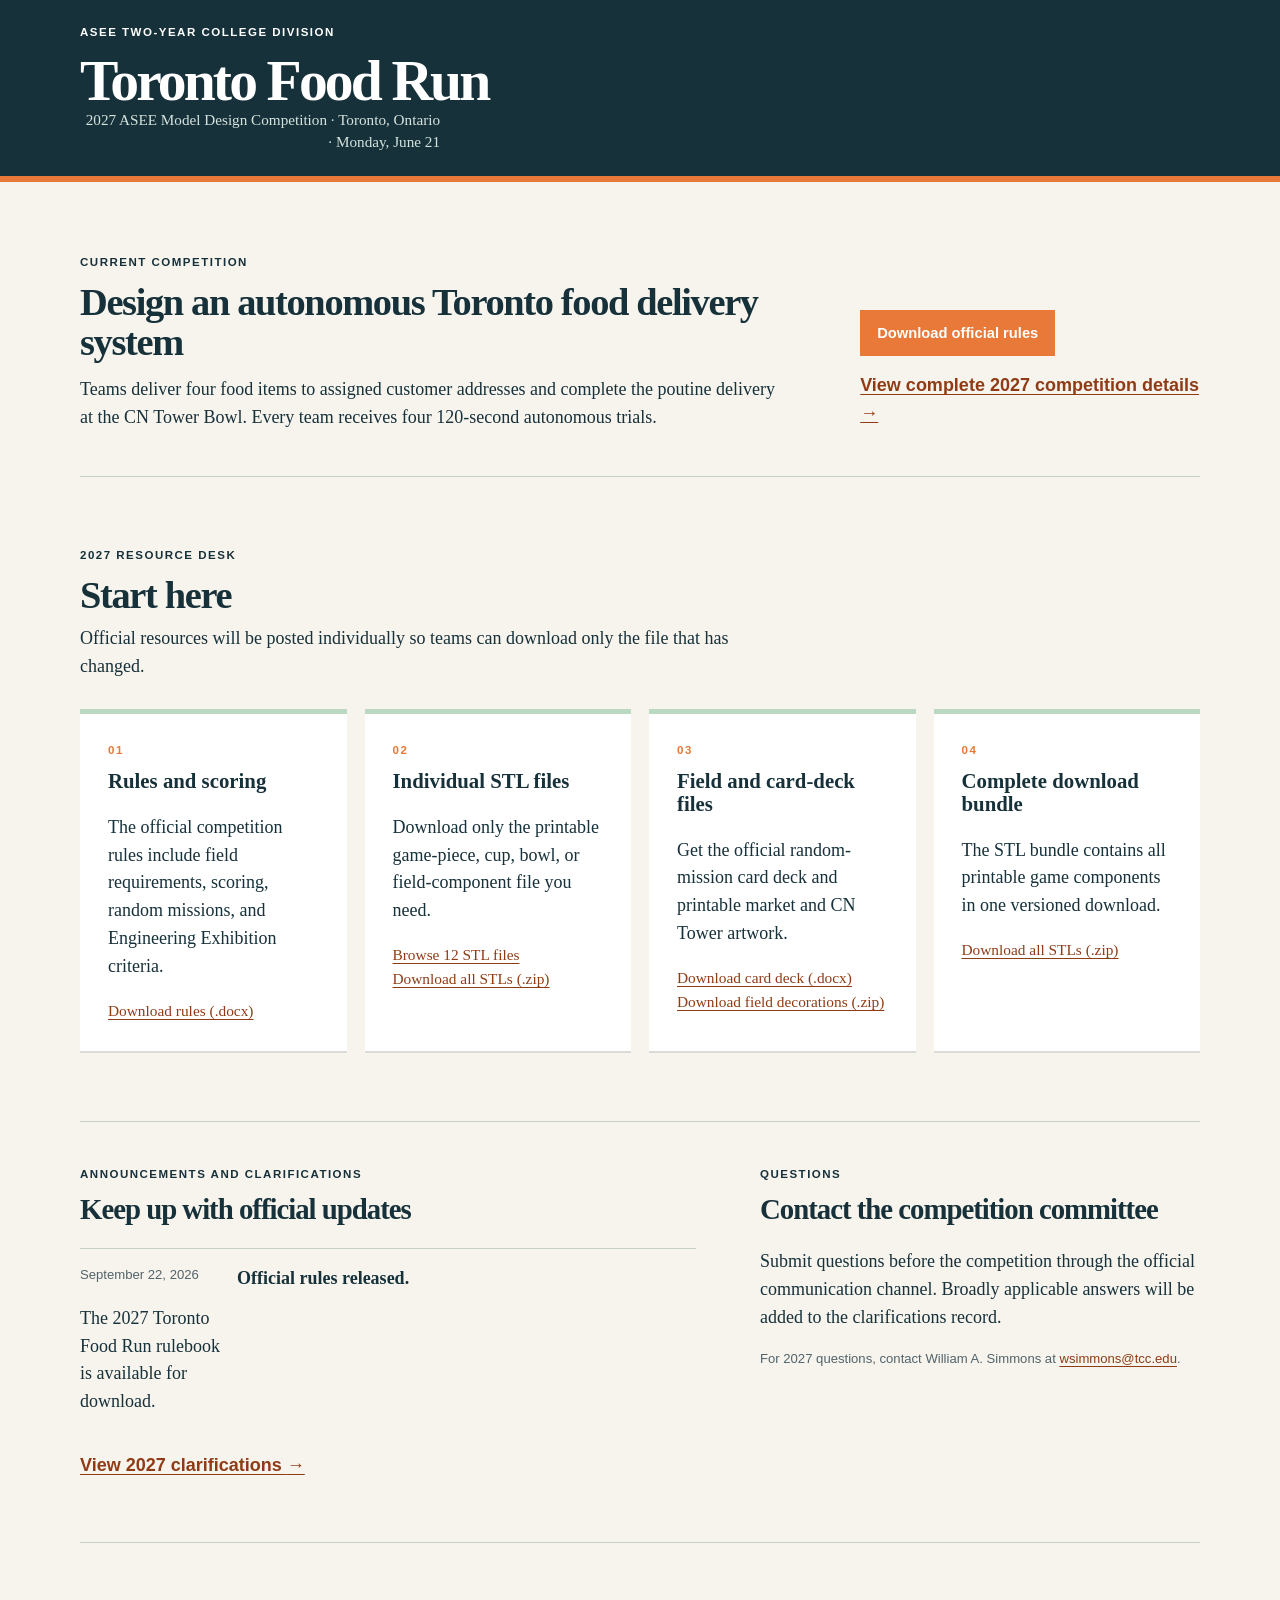
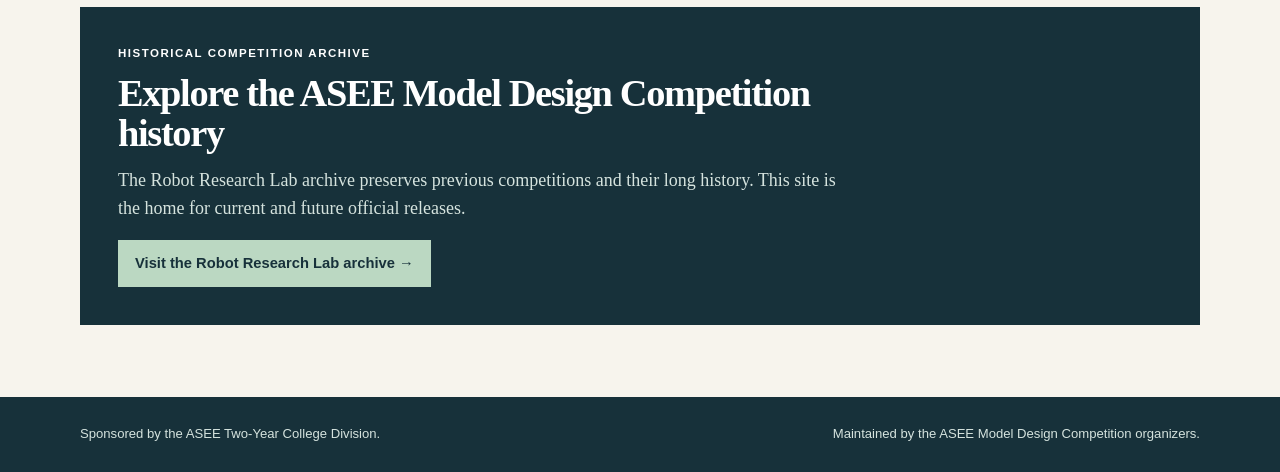
<file: index.html>
<!doctype html>
<html lang="en">
  <head>
    <meta charset="utf-8">
    <meta name="viewport" content="width=device-width, initial-scale=1">
    <meta name="description" content="Official resources for the 2027 ASEE Model Design Competition Toronto Food Run.">
    <title>2027 Toronto Food Run | ASEE Model Design Competition</title>
    <link rel="stylesheet" href="assets/styles.css">
  </head>
  <body>
    <a class="skip-link" href="#main">Skip to content</a>
    <header class="site-header">
      <div class="shell">
        <p class="eyebrow">ASEE Two-Year College Division</p>
        <h1>Toronto Food Run</h1>
        <p class="subtitle">2027 ASEE Model Design Competition · Toronto, Ontario · Monday, June 21</p>
      </div>
    </header>

    <main id="main" class="shell">
      <section class="current-hero" aria-labelledby="current-heading">
        <div>
          <p class="eyebrow">Current competition</p>
          <h2 id="current-heading">Design an autonomous Toronto food delivery system</h2>
          <p>Teams deliver four food items to assigned customer addresses and complete the poutine delivery at the CN Tower Bowl. Every team receives four 120-second autonomous trials.</p>
        </div>
        <div class="hero-actions">
          <a class="button" href="downloads/2027/2027-asee-toronto-food-run-rules.docx">Download official rules</a>
          <a class="text-link" href="years/2027/">View complete 2027 competition details <span aria-hidden="true">→</span></a>
        </div>
      </section>

      <section class="resource-desk" aria-labelledby="resources-heading">
        <div class="section-heading">
          <p class="eyebrow">2027 resource desk</p>
          <h2 id="resources-heading">Start here</h2>
          <p>Official resources will be posted individually so teams can download only the file that has changed.</p>
        </div>
        <div class="resource-grid" aria-label="2027 competition resources">
        <article>
          <p class="number">01</p>
          <h3>Rules and scoring</h3>
          <p>The official competition rules include field requirements, scoring, random missions, and Engineering Exhibition criteria.</p>
          <p><a href="downloads/2027/2027-asee-toronto-food-run-rules.docx">Download rules (.docx)</a></p>
        </article>
        <article>
          <p class="number">02</p>
          <h3>Individual STL files</h3>
          <p>Download only the printable game-piece, cup, bowl, or field-component file you need.</p>
          <p><a href="years/2027/#stl-files">Browse 12 STL files</a><br><a href="downloads/2027/2027-asee-toronto-food-run-stls.zip">Download all STLs (.zip)</a></p>
        </article>
        <article>
          <p class="number">03</p>
          <h3>Field and card-deck files</h3>
          <p>Get the official random-mission card deck and printable market and CN Tower artwork.</p>
          <p><a href="downloads/2027/2027-asee-toronto-food-run-card-deck.docx">Download card deck (.docx)</a><br><a href="downloads/2027/2027-asee-toronto-food-run-field-decorations.zip">Download field decorations (.zip)</a></p>
        </article>
        <article>
          <p class="number">04</p>
          <h3>Complete download bundle</h3>
          <p>The STL bundle contains all printable game components in one versioned download.</p>
          <p><a href="downloads/2027/2027-asee-toronto-food-run-stls.zip">Download all STLs (.zip)</a></p>
        </article>
        </div>
      </section>

      <section class="updates" aria-labelledby="updates-heading">
        <div>
          <p class="eyebrow">Announcements and clarifications</p>
          <h2 id="updates-heading">Keep up with official updates</h2>
          <ol class="update-list">
            <li><time datetime="2026-09-22">September 22, 2026</time><strong>Official rules released.</strong> The 2027 Toronto Food Run rulebook is available for download.</li>
          </ol>
          <p><a class="text-link" href="clarifications/2027.html">View 2027 clarifications <span aria-hidden="true">→</span></a></p>
        </div>
        <div>
          <p class="eyebrow">Questions</p>
          <h2>Contact the competition committee</h2>
          <p>Submit questions before the competition through the official communication channel. Broadly applicable answers will be added to the clarifications record.</p>
          <p class="small">For 2027 questions, contact William A. Simmons at <a href="mailto:wsimmons@tcc.edu">wsimmons@tcc.edu</a>.</p>
        </div>
      </section>

      <section class="archive-panel" aria-labelledby="archive-heading">
        <p class="eyebrow">Historical competition archive</p>
        <h2 id="archive-heading">Explore the ASEE Model Design Competition history</h2>
        <p>The Robot Research Lab archive preserves previous competitions and their long history. This site is the home for current and future official releases.</p>
        <a class="button secondary-button" href="https://robotresearchlab.com/asee-model-design-competition/">Visit the Robot Research Lab archive <span aria-hidden="true">→</span></a>
      </section>
    </main>

    <footer>
      <div class="shell footer-content">
        <p>Sponsored by the ASEE Two-Year College Division.</p>
        <p>Maintained by the ASEE Model Design Competition organizers.</p>
      </div>
    </footer>
  </body>
</html>
</file>
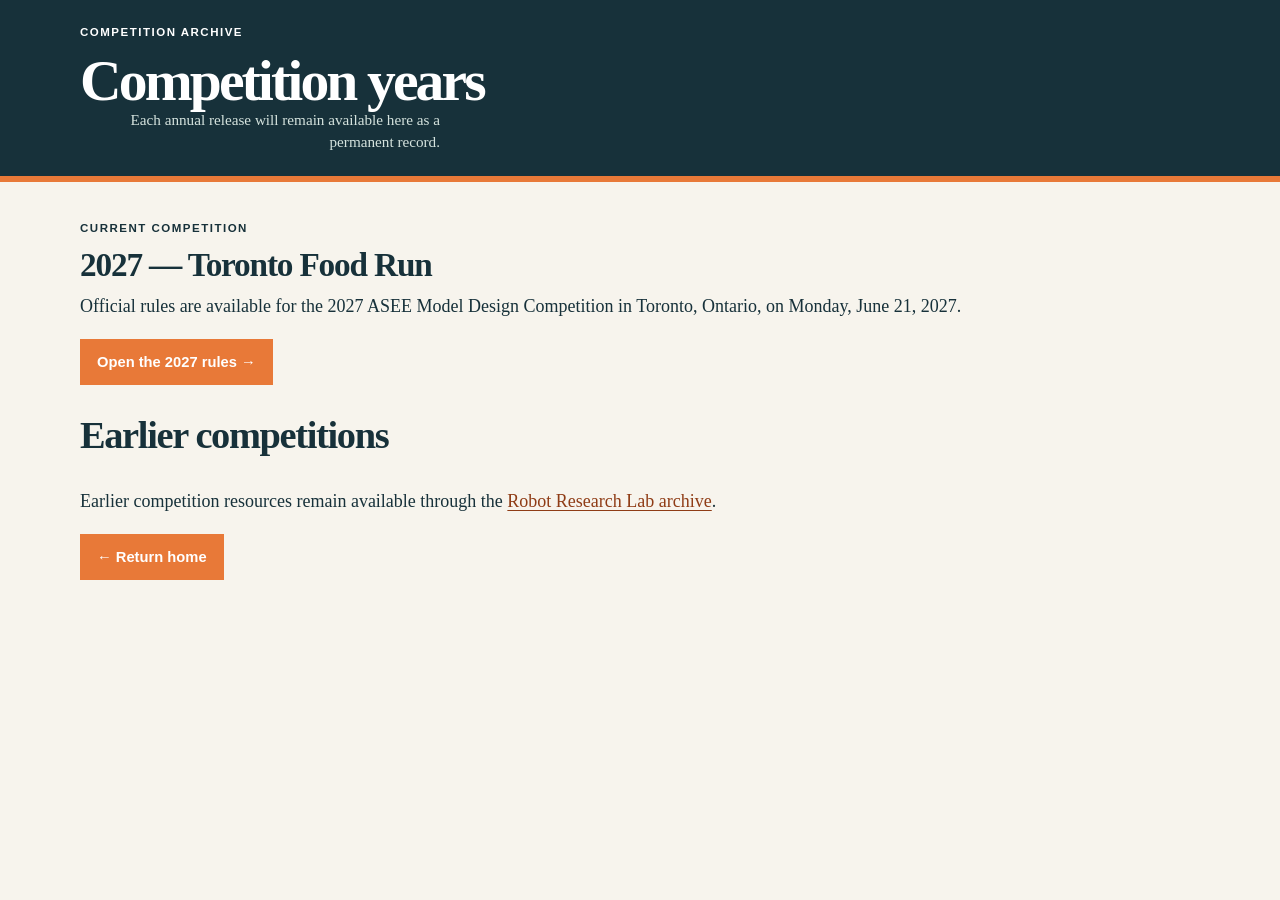
<file: years/index.html>
<!doctype html>
<html lang="en"><head><meta charset="utf-8"><meta name="viewport" content="width=device-width, initial-scale=1"><title>Archive | ASEE Model Design Competition</title><link rel="stylesheet" href="../assets/styles.css"></head>
<body><header class="site-header"><div class="shell"><p class="eyebrow">Competition archive</p><h1>Competition years</h1><p class="subtitle">Each annual release will remain available here as a permanent record.</p></div></header>
<main class="shell"><section class="notice"><p class="eyebrow">Current competition</p><h2>2027 — Toronto Food Run</h2><p>Official rules are available for the 2027 ASEE Model Design Competition in Toronto, Ontario, on Monday, June 21, 2027.</p><p><a class="button" href="2027/">Open the 2027 rules →</a></p></section><section><h2>Earlier competitions</h2><p>Earlier competition resources remain available through the <a href="https://robotresearchlab.com/asee-model-design-competition/">Robot Research Lab archive</a>.</p></section><p><a class="button" href="../">← Return home</a></p></main></body></html>
</file>
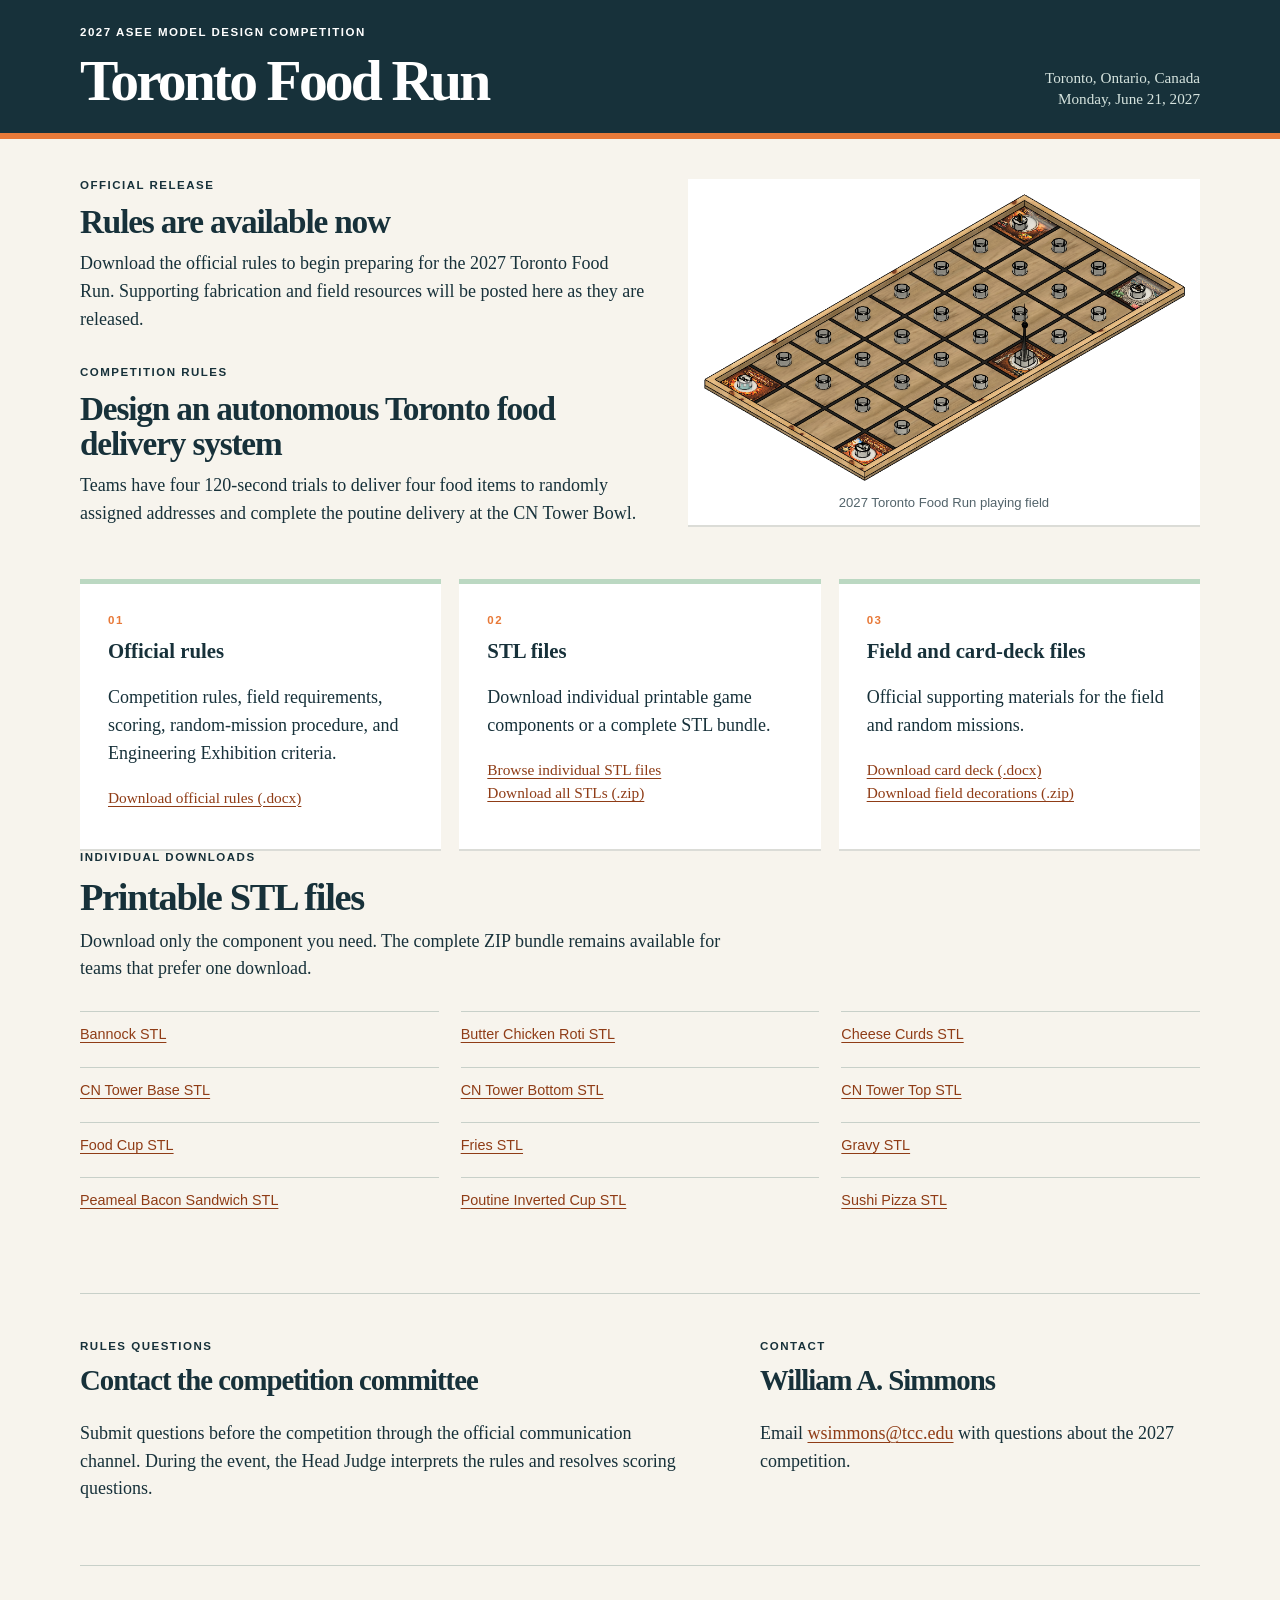
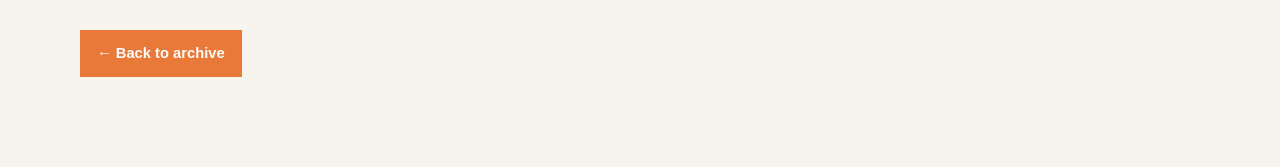
<file: years/2027/index.html>
<!doctype html>
<html lang="en">
  <head>
    <meta charset="utf-8">
    <meta name="viewport" content="width=device-width, initial-scale=1">
    <meta name="description" content="Official rules for the 2027 ASEE Model Design Competition Toronto Food Run.">
    <title>2027 Toronto Food Run | ASEE Model Design Competition</title>
    <link rel="stylesheet" href="../../assets/styles.css?v=99ff024">
  </head>
  <body>
    <header class="site-header"><div class="shell masthead">
      <div>
        <p class="eyebrow">2027 ASEE Model Design Competition</p>
        <h1>Toronto Food Run</h1>
      </div>
      <p class="subtitle">Toronto, Ontario, Canada<br>Monday, June 21, 2027</p>
    </div></header>
    <main class="shell">
      <section class="competition-overview" aria-labelledby="release-heading">
        <div class="overview-copy">
          <div class="notice">
            <p class="eyebrow">Official release</p>
            <h2 id="release-heading">Rules are available now</h2>
            <p>Download the official rules to begin preparing for the 2027 Toronto Food Run. Supporting fabrication and field resources will be posted here as they are released.</p>
          </div>
          <div class="intro">
            <p class="eyebrow">Competition rules</p>
            <h2>Design an autonomous Toronto food delivery system</h2>
            <p>Teams have four 120-second trials to deliver four food items to randomly assigned addresses and complete the poutine delivery at the CN Tower Bowl.</p>
          </div>
        </div>
        <figure class="field-figure">
          <img src="../../assets/images/2027-toronto-food-run-playing-field.png" alt="Illustration of the Toronto Food Run playing field with 25 food cups, four corner markets, the CN Tower Bowl, and the starting area.">
          <figcaption>2027 Toronto Food Run playing field</figcaption>
        </figure>
      </section>
      <section class="resource-grid" aria-label="2027 competition resources">
        <article><p class="number">01</p><h3>Official rules</h3><p>Competition rules, field requirements, scoring, random-mission procedure, and Engineering Exhibition criteria.</p><p><a href="../../downloads/2027/2027-asee-toronto-food-run-rules.docx">Download official rules (.docx)</a></p></article>
        <article><p class="number">02</p><h3>STL files</h3><p>Download individual printable game components or a complete STL bundle.</p><p><a href="#stl-files">Browse individual STL files</a><br><a href="../../downloads/2027/2027-asee-toronto-food-run-stls.zip">Download all STLs (.zip)</a></p></article>
        <article><p class="number">03</p><h3>Field and card-deck files</h3><p>Official supporting materials for the field and random missions.</p><p><a href="../../downloads/2027/2027-asee-toronto-food-run-card-deck.docx">Download card deck (.docx)</a><br><a href="../../downloads/2027/2027-asee-toronto-food-run-field-decorations.zip">Download field decorations (.zip)</a></p></article>
      </section>
      <section class="resource-desk" aria-labelledby="stl-files">
        <div class="section-heading"><p class="eyebrow">Individual downloads</p><h2 id="stl-files">Printable STL files</h2><p>Download only the component you need. The complete ZIP bundle remains available for teams that prefer one download.</p></div>
        <ul class="file-list">
          <li><a href="../../downloads/2027/stls/Bannock.stl">Bannock STL</a></li>
          <li><a href="../../downloads/2027/stls/Butter%20Chicken%20Roti.stl">Butter Chicken Roti STL</a></li>
          <li><a href="../../downloads/2027/stls/Cheese%20Curds.stl">Cheese Curds STL</a></li>
          <li><a href="../../downloads/2027/stls/CN%20Tower%20Base.stl">CN Tower Base STL</a></li>
          <li><a href="../../downloads/2027/stls/CN%20Tower%20Bottom.stl">CN Tower Bottom STL</a></li>
          <li><a href="../../downloads/2027/stls/CN%20Tower%20Top.stl">CN Tower Top STL</a></li>
          <li><a href="../../downloads/2027/stls/food%20cup.stl">Food Cup STL</a></li>
          <li><a href="../../downloads/2027/stls/Fries.stl">Fries STL</a></li>
          <li><a href="../../downloads/2027/stls/Gravy.stl">Gravy STL</a></li>
          <li><a href="../../downloads/2027/stls/Peameal%20Bacon%20Sandwich.stl">Peameal Bacon Sandwich STL</a></li>
          <li><a href="../../downloads/2027/stls/Poutine%20Inverted%20Cup.stl">Poutine Inverted Cup STL</a></li>
          <li><a href="../../downloads/2027/stls/Sushi%20Pizza.stl">Sushi Pizza STL</a></li>
        </ul>
      </section>
      <section class="updates">
        <div><p class="eyebrow">Rules questions</p><h2>Contact the competition committee</h2><p>Submit questions before the competition through the official communication channel. During the event, the Head Judge interprets the rules and resolves scoring questions.</p></div>
        <div><p class="eyebrow">Contact</p><h2>William A. Simmons</h2><p>Email <a href="mailto:wsimmons@tcc.edu">wsimmons@tcc.edu</a> with questions about the 2027 competition.</p></div>
      </section>
      <p><a class="button" href="../">← Back to archive</a></p>
    </main>
  </body>
</html>
</file>
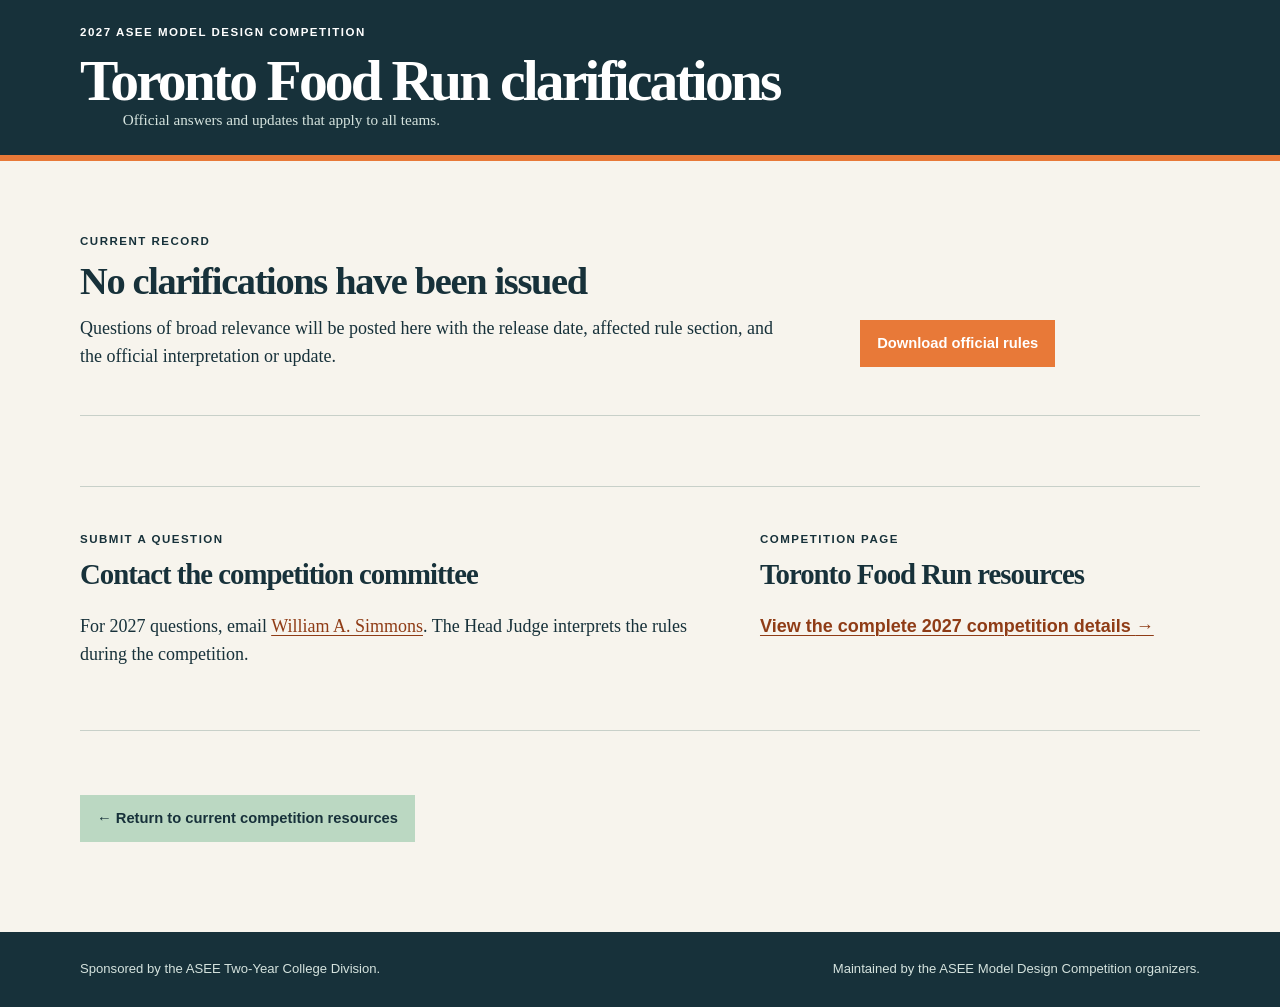
<file: clarifications/2027.html>
<!doctype html>
<html lang="en">
  <head>
    <meta charset="utf-8">
    <meta name="viewport" content="width=device-width, initial-scale=1">
    <meta name="description" content="Official clarifications for the 2027 ASEE Model Design Competition Toronto Food Run.">
    <title>2027 Clarifications | ASEE Model Design Competition</title>
    <link rel="stylesheet" href="../assets/styles.css">
  </head>
  <body>
    <a class="skip-link" href="#main">Skip to content</a>
    <header class="site-header"><div class="shell">
      <p class="eyebrow">2027 ASEE Model Design Competition</p>
      <h1>Toronto Food Run clarifications</h1>
      <p class="subtitle">Official answers and updates that apply to all teams.</p>
    </div></header>
    <main id="main" class="shell">
      <section class="current-hero" aria-labelledby="clarifications-heading">
        <div>
          <p class="eyebrow">Current record</p>
          <h2 id="clarifications-heading">No clarifications have been issued</h2>
          <p>Questions of broad relevance will be posted here with the release date, affected rule section, and the official interpretation or update.</p>
        </div>
        <div class="hero-actions"><a class="button" href="../downloads/2027/2027-asee-toronto-food-run-rules.docx">Download official rules</a></div>
      </section>
      <section class="updates" aria-label="Contact information">
        <div><p class="eyebrow">Submit a question</p><h2>Contact the competition committee</h2><p>For 2027 questions, email <a href="mailto:wsimmons@tcc.edu">William A. Simmons</a>. The Head Judge interprets the rules during the competition.</p></div>
        <div><p class="eyebrow">Competition page</p><h2>Toronto Food Run resources</h2><p><a class="text-link" href="../years/2027/">View the complete 2027 competition details <span aria-hidden="true">→</span></a></p></div>
      </section>
      <p><a class="button secondary-button" href="../">← Return to current competition resources</a></p>
    </main>
    <footer><div class="shell footer-content"><p>Sponsored by the ASEE Two-Year College Division.</p><p>Maintained by the ASEE Model Design Competition organizers.</p></div></footer>
  </body>
</html>
</file>
<file: assets/styles.css>
:root { --ink:#17313a; --paper:#f7f4ed; --orange:#e87938; --mint:#bbd8c2; --line:#c8d0c9; }
* { box-sizing:border-box; }
html { scroll-behavior:smooth; }
body { margin:0; color:var(--ink); background:var(--paper); font-family:Georgia, "Times New Roman", serif; font-size:18px; line-height:1.55; }
.shell { width:min(1120px, calc(100% - 40px)); margin:auto; }
.skip-link { position:absolute; left:-999px; }
.skip-link:focus { left:1rem; top:1rem; z-index:2; padding:.5rem; background:white; }
.site-header { padding:24px 0; color:white; background:var(--ink); border-bottom:6px solid var(--orange); }
.masthead { display:grid; grid-template-columns:minmax(0, 1fr) auto; gap:36px; align-items:end; }
h1,h2,h3,p { margin-top:0; }
h1 { max-width:760px; margin-bottom:0; font-size:clamp(2.15rem, 4.6vw, 3.6rem); line-height:1; letter-spacing:-.05em; }
h2 { font-size:clamp(1.6rem, 3vw, 2.6rem); line-height:1.05; letter-spacing:-.035em; }
h3 { font-size:1.3rem; line-height:1.1; }
.subtitle { max-width:360px; margin:0; font-size:.95rem; line-height:1.4; color:#d5e3de; text-align:right; }
.eyebrow,.number { margin-bottom:10px; font-family:Arial,sans-serif; font-weight:bold; font-size:.72rem; letter-spacing:.13em; text-transform:uppercase; }
main { padding:38px 0 72px; }
.current-hero { display:grid; grid-template-columns:minmax(0,1.5fr) minmax(230px,.7fr); gap:52px; align-items:end; margin-bottom:70px; padding:34px 0 44px; border-bottom:1px solid var(--line); }
.current-hero h2 { max-width:680px; margin-bottom:14px; }
.current-hero p:not(.eyebrow) { max-width:700px; margin-bottom:0; }
.hero-actions { display:flex; flex-direction:column; align-items:flex-start; gap:16px; padding-bottom:4px; }
.button { display:inline-block; padding:12px 17px; font-family:Arial,sans-serif; font-size:.92rem; font-weight:bold; text-decoration:none; white-space:nowrap; background:var(--orange); color:white; }
.button:hover,.button:focus { background:#bd5923; }
.text-link { font-family:Arial,sans-serif; font-weight:bold; }
.resource-desk { margin-bottom:70px; }
.section-heading { max-width:670px; margin-bottom:28px; }
.section-heading h2 { margin-bottom:10px; }
.section-heading p:last-child { margin-bottom:0; }
.competition-overview { display:grid; grid-template-columns:minmax(0, 1.05fr) minmax(360px, .95fr); gap:42px; align-items:center; margin-bottom:52px; }
.overview-copy { max-width:580px; }
.notice { margin-bottom:30px; }
.notice h2,.intro h2 { margin-bottom:10px; font-size:clamp(1.65rem, 2.6vw, 2.35rem); }
.notice p:last-child,.intro p:last-child { margin-bottom:0; }
.field-figure { width:100%; max-width:520px; margin:0 auto; padding:12px; background:white; box-shadow:0 2px 0 rgba(23,49,58,.12); }
.field-figure img { display:block; width:100%; height:auto; }
.field-figure figcaption { margin-top:12px; font-family:Arial,sans-serif; font-size:.82rem; color:#52636a; text-align:center; }
.resource-grid { display:grid; grid-template-columns:repeat(auto-fit, minmax(220px, 1fr)); gap:18px; }
.resource-grid article { min-height:270px; display:flex; flex-direction:column; padding:28px; background:white; border-top:5px solid var(--mint); box-shadow:0 2px 0 rgba(23,49,58,.12); }
.file-list { display:grid; grid-template-columns:repeat(3, 1fr); gap:10px 22px; margin:0; padding:0; list-style:none; }
.file-list li { padding:11px 0; border-top:1px solid var(--line); font-family:Arial,sans-serif; font-size:.9rem; }
.number { color:var(--orange); }
.resource-grid p:last-child { margin-bottom:0; font-size:.96rem; }
.availability { margin-top:auto; font-family:Arial,sans-serif; font-size:.75rem !important; font-weight:bold; letter-spacing:.1em; text-transform:uppercase; color:#52636a; }
.updates { display:grid; grid-template-columns:1.4fr 1fr; gap:64px; margin-bottom:64px; padding:44px 0; border-top:1px solid var(--line); border-bottom:1px solid var(--line); }
.updates h2 { font-size:1.8rem; }
.update-list { margin:0 0 20px; padding:0; list-style:none; }
.update-list li { display:grid; grid-template-columns:145px 1fr; gap:12px; padding:16px 0; border-top:1px solid var(--line); }
.update-list time { font-family:Arial,sans-serif; font-size:.82rem; color:#52636a; }
.update-list strong { display:block; }
.archive-panel { padding:38px; background:var(--ink); color:white; }
.archive-panel h2 { max-width:720px; margin-bottom:13px; }
.archive-panel p:not(.eyebrow) { max-width:740px; color:#d5e3de; }
.secondary-button { background:var(--mint); color:var(--ink); }
.secondary-button:hover,.secondary-button:focus { background:#d5e3de; }
a { color:#8f3c16; text-decoration-thickness:1px; text-underline-offset:3px; }
.small { font-family:Arial,sans-serif; font-size:.82rem; color:#52636a; }
footer { padding:27px 0; color:#d5e3de; background:var(--ink); font-family:Arial,sans-serif; font-size:.82rem; }
.footer-content { display:flex; justify-content:space-between; gap:25px; }
.footer-content p { margin:0; }
@media (max-width:850px) { .file-list { grid-template-columns:repeat(2, 1fr); } }
@media (max-width:850px) { .competition-overview { grid-template-columns:1fr; gap:30px; } .overview-copy,.field-figure { max-width:620px; margin-left:auto; margin-right:auto; } }
@media (max-width:700px) { .site-header { padding:30px 0 26px; } .masthead { display:block; } .masthead .subtitle { margin-top:10px; text-align:left; } .current-hero,.updates,.footer-content { display:block; } .hero-actions { margin-top:26px; } .resource-grid,.file-list { grid-template-columns:1fr; } .updates { padding:36px 0; } .updates > div + div { margin-top:38px; } .update-list li { grid-template-columns:1fr; gap:3px; } .archive-panel { padding:28px; } }
</file>
